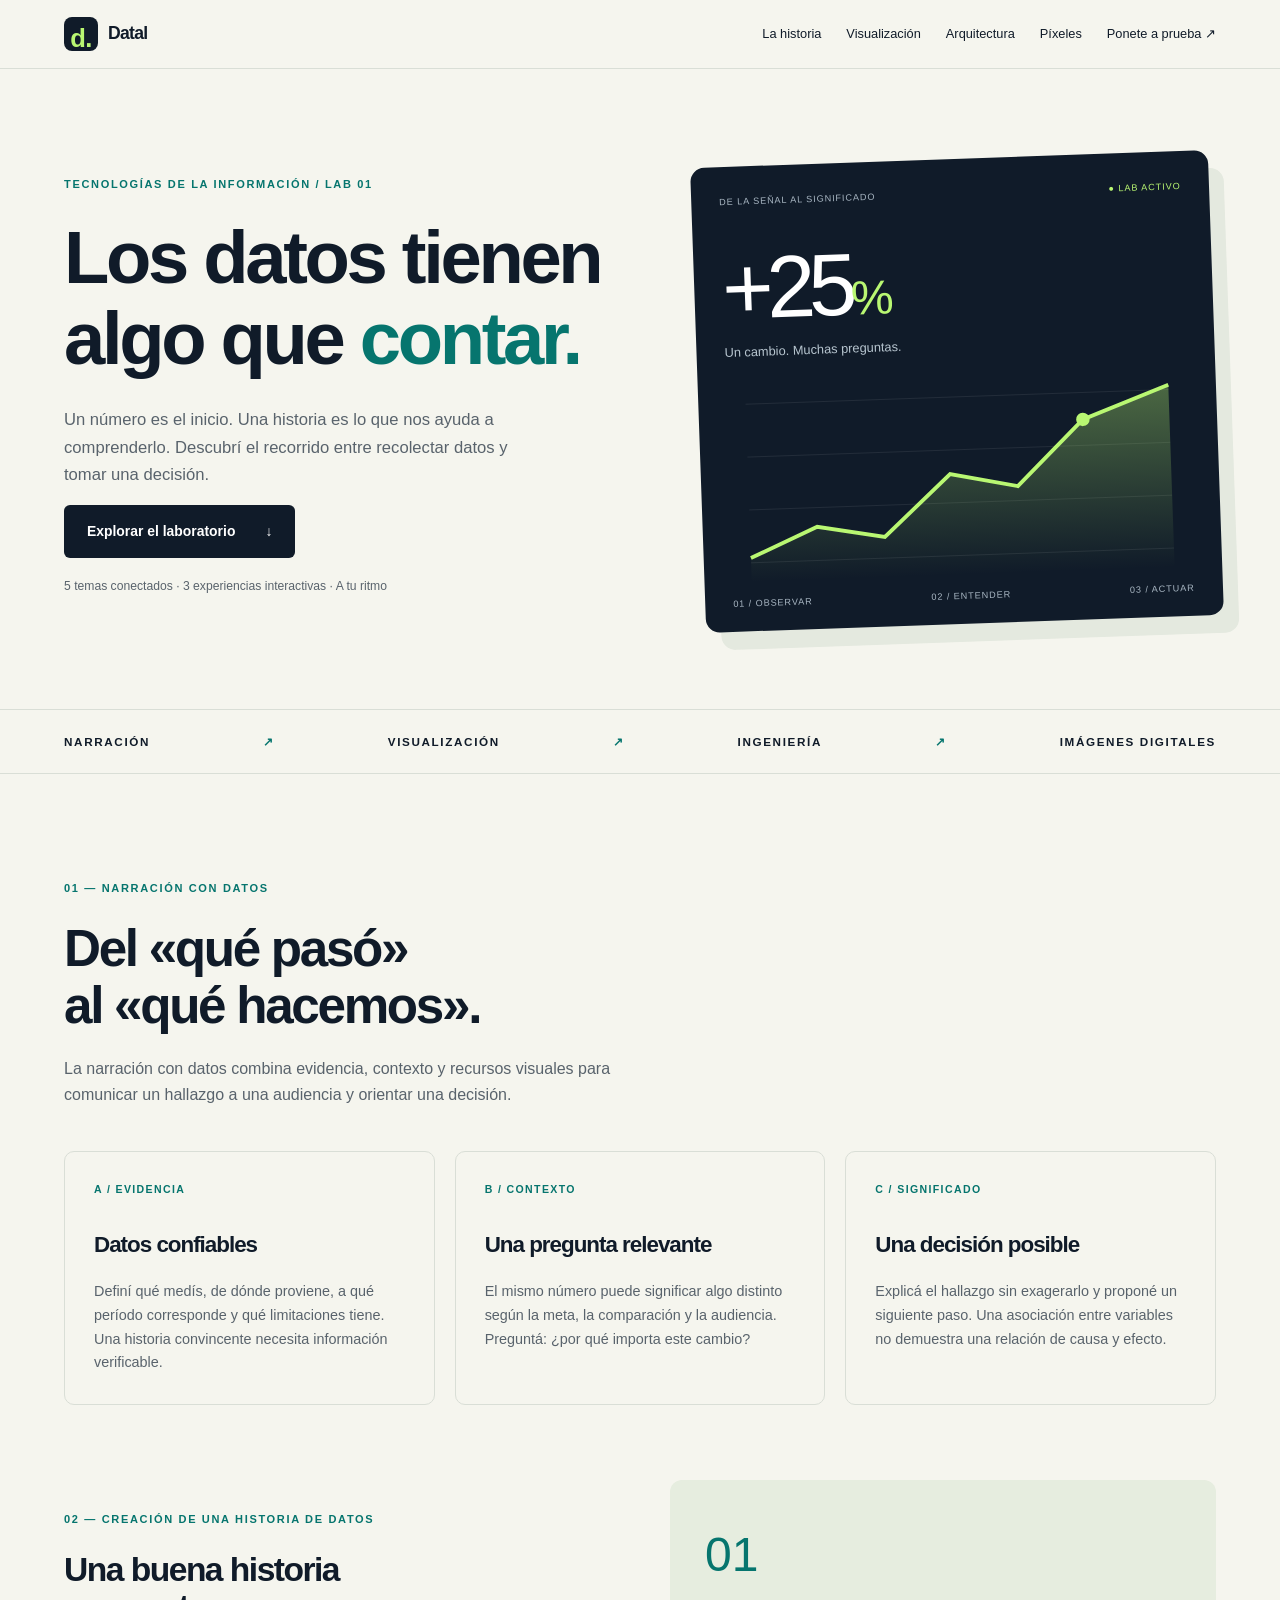
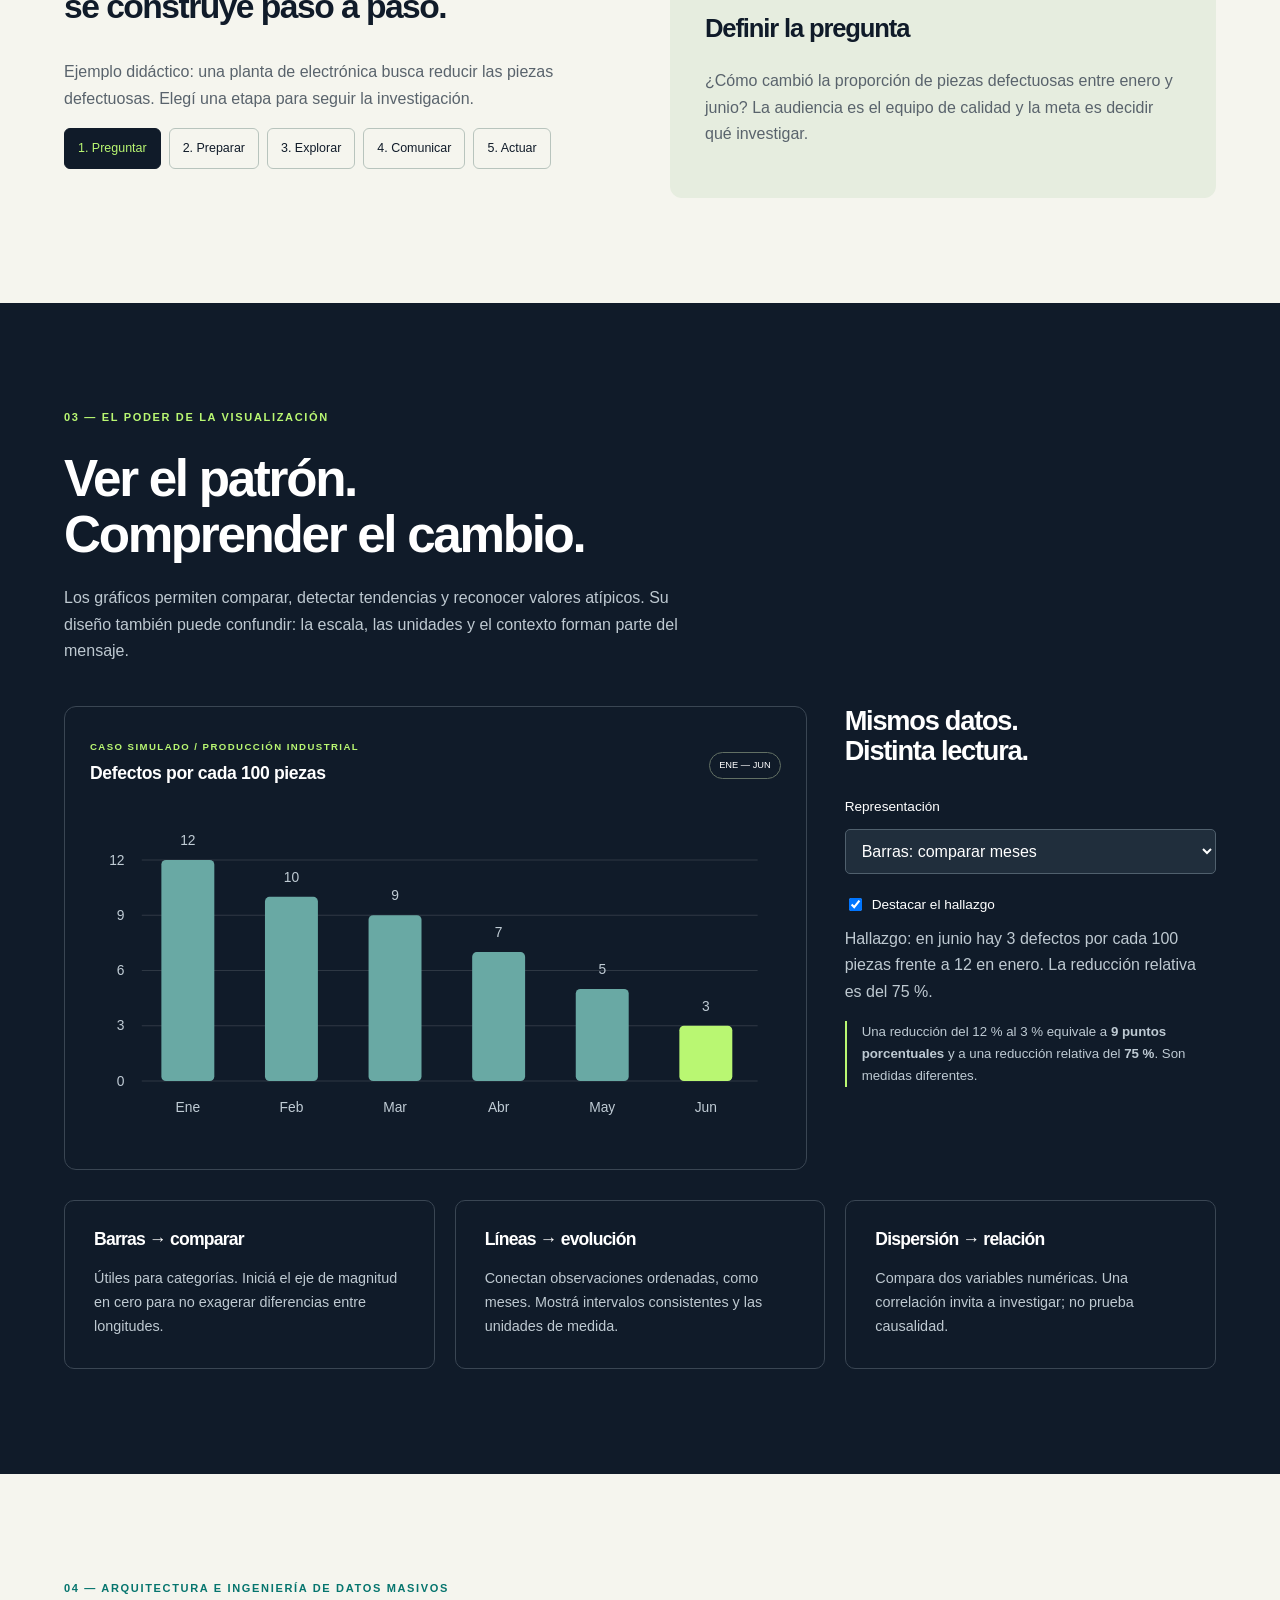
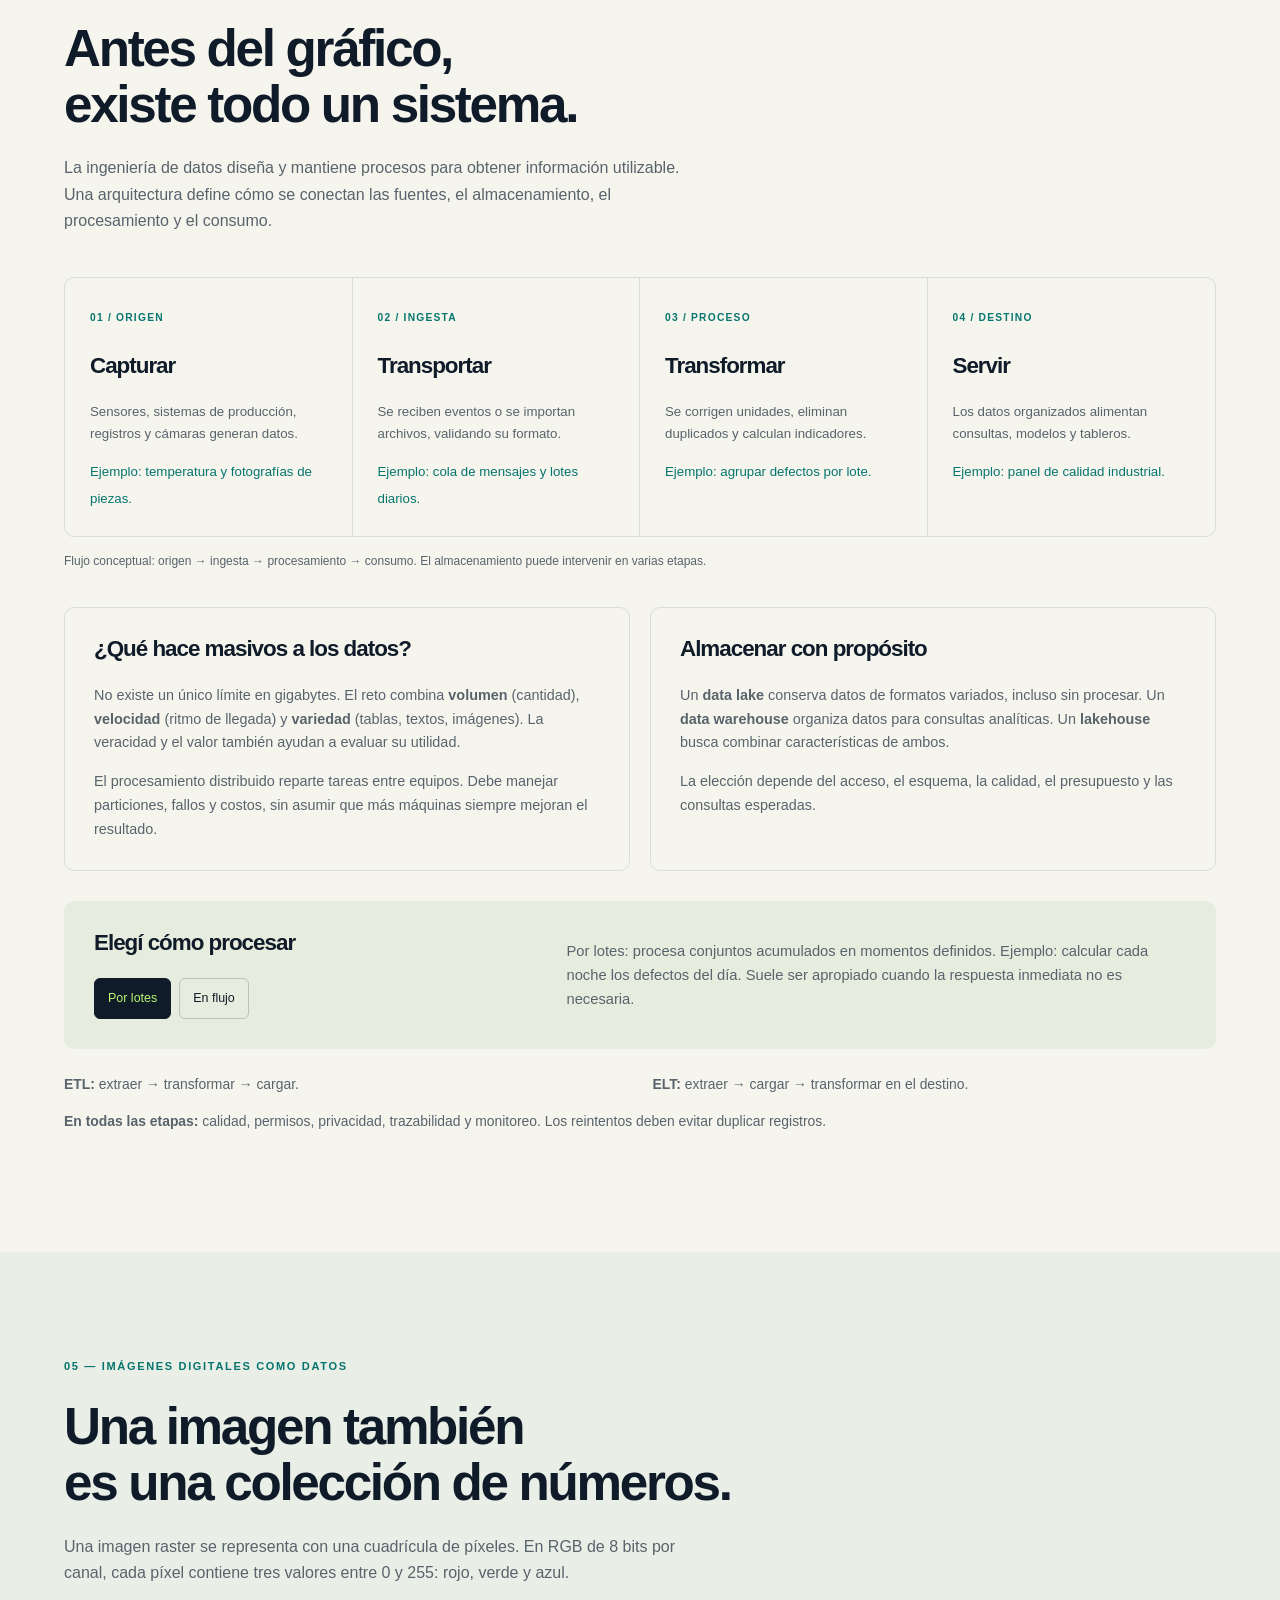
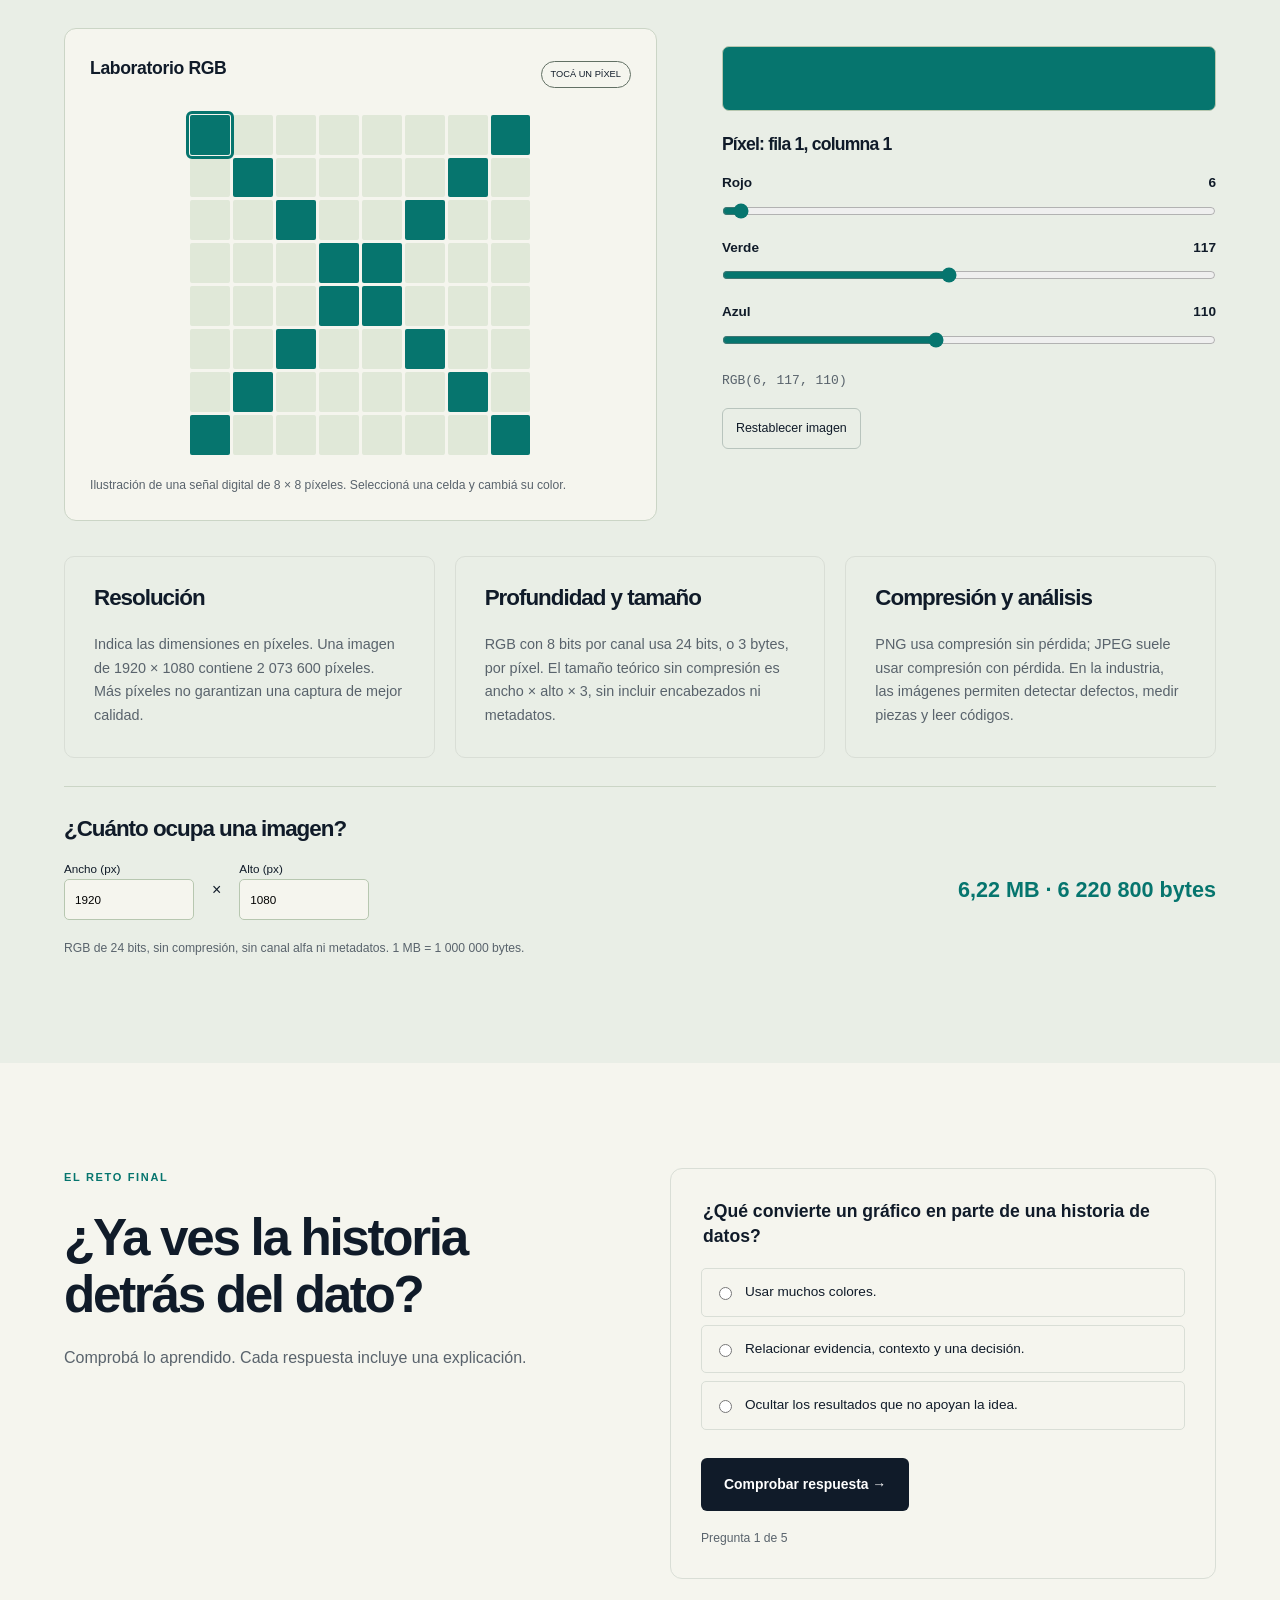
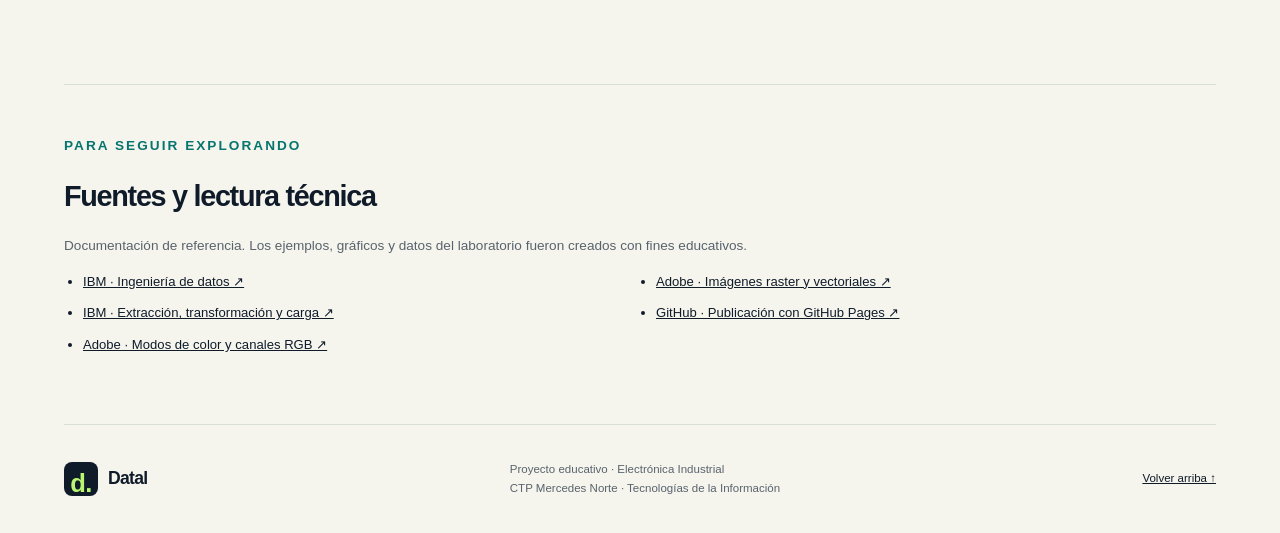
<file: index.html>
<!doctype html>
<html lang="es">
<head>
  <meta charset="utf-8"><meta name="viewport" content="width=device-width,initial-scale=1">
  <meta name="description" content="Explora la narración con datos, la visualización, la ingeniería de datos masivos y las imágenes digitales con laboratorios interactivos.">
  <meta name="theme-color" content="#101b29"><title>Datal · Laboratorio de datos</title>
  <link rel="stylesheet" href="styles.css"><script src="app.js" defer></script>
</head>
<body>
<a class="skip" href="#contenido">Saltar al contenido</a>
<header><a class="brand" href="#inicio"><span class="brand-icon">d.</span> Datal</a><button id="menu" aria-controls="navigation" aria-expanded="false" aria-label="Abrir navegación">☰</button><nav id="navigation" aria-label="Principal"><a href="#narracion">La historia</a><a href="#visualizacion">Visualización</a><a href="#arquitectura">Arquitectura</a><a href="#pixeles">Píxeles</a><a href="#reto">Ponete a prueba ↗</a></nav></header>
<main id="contenido">
<section class="hero wrap" id="inicio"><div><p class="eyebrow">TECNOLOGÍAS DE LA INFORMACIÓN / LAB 01</p><h1>Los datos tienen<br>algo que <em>contar.</em></h1><p class="lead">Un número es el inicio. Una historia es lo que nos ayuda a comprenderlo. Descubrí el recorrido entre recolectar datos y tomar una decisión.</p><a class="button" href="#narracion">Explorar el laboratorio <span>↓</span></a><p class="micro">5 temas conectados · 3 experiencias interactivas · A tu ritmo</p></div><div class="hero-art" aria-label="Representación artística de datos que se convierten en una tendencia"><div class="art-top"><span>DE LA SEÑAL AL SIGNIFICADO</span><span class="live">● LAB ACTIVO</span></div><div class="art-number">+25<span>%</span></div><p>Un cambio. Muchas preguntas.</p><svg viewBox="0 0 480 230" role="img" aria-label="Curva ilustrativa ascendente"><defs><linearGradient id="fill" x2="0" y2="1"><stop stop-color="#b9f772" stop-opacity=".35"/><stop offset="1" stop-color="#b9f772" stop-opacity="0"/></linearGradient></defs><path d="M20 195H460 M20 140H460 M20 85H460 M20 30H460" stroke="#ffffff15"/><path d="M20 190L90 160L160 173L230 110L300 125L370 58L460 25V215H20Z" fill="url(#fill)"/><path d="M20 190L90 160L160 173L230 110L300 125L370 58L460 25" fill="none" stroke="#b9f772" stroke-width="4"/><circle cx="370" cy="58" r="7" fill="#b9f772"/></svg><div class="art-bottom"><span>01 / OBSERVAR</span><span>02 / ENTENDER</span><span>03 / ACTUAR</span></div></div></section>
<div class="topic-strip"><div class="wrap">NARRACIÓN <span>↗</span> VISUALIZACIÓN <span>↗</span> INGENIERÍA <span>↗</span> IMÁGENES DIGITALES</div></div>
<section class="wrap section" id="narracion"><div class="section-title"><p class="eyebrow">01 — NARRACIÓN CON DATOS</p><h2>Del «qué pasó»<br>al «qué hacemos».</h2><p>La narración con datos combina evidencia, contexto y recursos visuales para comunicar un hallazgo a una audiencia y orientar una decisión.</p></div><div class="cards three"><article><span class="card-no">A / EVIDENCIA</span><h3>Datos confiables</h3><p>Definí qué medís, de dónde proviene, a qué período corresponde y qué limitaciones tiene. Una historia convincente necesita información verificable.</p></article><article><span class="card-no">B / CONTEXTO</span><h3>Una pregunta relevante</h3><p>El mismo número puede significar algo distinto según la meta, la comparación y la audiencia. Preguntá: ¿por qué importa este cambio?</p></article><article><span class="card-no">C / SIGNIFICADO</span><h3>Una decisión posible</h3><p>Explicá el hallazgo sin exagerarlo y proponé un siguiente paso. Una asociación entre variables no demuestra una relación de causa y efecto.</p></article></div>
<div class="story-builder"><div><p class="eyebrow">02 — CREACIÓN DE UNA HISTORIA DE DATOS</p><h3>Una buena historia<br>se construye paso a paso.</h3><p>Ejemplo didáctico: una planta de electrónica busca reducir las piezas defectuosas. Elegí una etapa para seguir la investigación.</p><div class="steps" role="group" aria-label="Etapas de una historia"><button data-step="0" aria-pressed="true">1. Preguntar</button><button data-step="1" aria-pressed="false">2. Preparar</button><button data-step="2" aria-pressed="false">3. Explorar</button><button data-step="3" aria-pressed="false">4. Comunicar</button><button data-step="4" aria-pressed="false">5. Actuar</button></div></div><article id="story-detail" aria-live="polite"></article></div></section>
<section class="dark section" id="visualizacion"><div class="wrap"><div class="section-title"><p class="eyebrow">03 — EL PODER DE LA VISUALIZACIÓN</p><h2>Ver el patrón.<br>Comprender el cambio.</h2><p>Los gráficos permiten comparar, detectar tendencias y reconocer valores atípicos. Su diseño también puede confundir: la escala, las unidades y el contexto forman parte del mensaje.</p></div><div class="chart-layout"><div class="chart-panel"><div class="panel-heading"><div><span class="eyebrow">CASO SIMULADO / PRODUCCIÓN INDUSTRIAL</span><h3 id="chart-title">Defectos por cada 100 piezas</h3></div><span class="tag">ENE — JUN</span></div><div class="chart" id="chart" role="img" aria-label="Gráfico de defectos por cada 100 piezas"></div></div><div class="chart-controls"><h3>Mismos datos.<br>Distinta lectura.</h3><label for="chart-type">Representación</label><select id="chart-type"><option value="bars">Barras: comparar meses</option><option value="line">Línea: observar la tendencia</option></select><label class="check"><input type="checkbox" id="highlight" checked> Destacar el hallazgo</label><p id="chart-insight" aria-live="polite"></p><div class="note">Una reducción del 12 % al 3 % equivale a <strong>9 puntos porcentuales</strong> y a una reducción relativa del <strong>75 %</strong>. Son medidas diferentes.</div></div></div><div class="cards three chart-guide"><article><h3>Barras → comparar</h3><p>Útiles para categorías. Iniciá el eje de magnitud en cero para no exagerar diferencias entre longitudes.</p></article><article><h3>Líneas → evolución</h3><p>Conectan observaciones ordenadas, como meses. Mostrá intervalos consistentes y las unidades de medida.</p></article><article><h3>Dispersión → relación</h3><p>Compara dos variables numéricas. Una correlación invita a investigar; no prueba causalidad.</p></article></div></div></section>
<section class="wrap section" id="arquitectura"><div class="section-title"><p class="eyebrow">04 — ARQUITECTURA E INGENIERÍA DE DATOS MASIVOS</p><h2>Antes del gráfico,<br>existe todo un sistema.</h2><p>La ingeniería de datos diseña y mantiene procesos para obtener información utilizable. Una arquitectura define cómo se conectan las fuentes, el almacenamiento, el procesamiento y el consumo.</p></div><div class="architecture"><article><span>01 / ORIGEN</span><h3>Capturar</h3><p>Sensores, sistemas de producción, registros y cámaras generan datos.</p><small>Ejemplo: temperatura y fotografías de piezas.</small></article><article><span>02 / INGESTA</span><h3>Transportar</h3><p>Se reciben eventos o se importan archivos, validando su formato.</p><small>Ejemplo: cola de mensajes y lotes diarios.</small></article><article><span>03 / PROCESO</span><h3>Transformar</h3><p>Se corrigen unidades, eliminan duplicados y calculan indicadores.</p><small>Ejemplo: agrupar defectos por lote.</small></article><article><span>04 / DESTINO</span><h3>Servir</h3><p>Los datos organizados alimentan consultas, modelos y tableros.</p><small>Ejemplo: panel de calidad industrial.</small></article></div><p class="flow-caption">Flujo conceptual: origen → ingesta → procesamiento → consumo. El almacenamiento puede intervenir en varias etapas.</p><div class="cards two"><article><h3>¿Qué hace masivos a los datos?</h3><p>No existe un único límite en gigabytes. El reto combina <strong>volumen</strong> (cantidad), <strong>velocidad</strong> (ritmo de llegada) y <strong>variedad</strong> (tablas, textos, imágenes). La veracidad y el valor también ayudan a evaluar su utilidad.</p><p>El procesamiento distribuido reparte tareas entre equipos. Debe manejar particiones, fallos y costos, sin asumir que más máquinas siempre mejoran el resultado.</p></article><article><h3>Almacenar con propósito</h3><p>Un <strong>data lake</strong> conserva datos de formatos variados, incluso sin procesar. Un <strong>data warehouse</strong> organiza datos para consultas analíticas. Un <strong>lakehouse</strong> busca combinar características de ambos.</p><p>La elección depende del acceso, el esquema, la calidad, el presupuesto y las consultas esperadas.</p></article></div><div class="mode-box"><div><h3>Elegí cómo procesar</h3><div class="steps"><button data-mode="batch" aria-pressed="true">Por lotes</button><button data-mode="stream" aria-pressed="false">En flujo</button></div></div><p id="mode-detail" aria-live="polite">Por lotes: procesa conjuntos acumulados en momentos definidos. Ejemplo: calcular cada noche los defectos del día. Suele ser apropiado cuando la respuesta inmediata no es necesaria.</p></div><div class="principles"><p><strong>ETL:</strong> extraer → transformar → cargar.</p><p><strong>ELT:</strong> extraer → cargar → transformar en el destino.</p><p><strong>En todas las etapas:</strong> calidad, permisos, privacidad, trazabilidad y monitoreo. Los reintentos deben evitar duplicar registros.</p></div></section>
<section class="pixel-section section" id="pixeles"><div class="wrap"><div class="section-title"><p class="eyebrow">05 — IMÁGENES DIGITALES COMO DATOS</p><h2>Una imagen también<br>es una colección de números.</h2><p>Una imagen raster se representa con una cuadrícula de píxeles. En RGB de 8 bits por canal, cada píxel contiene tres valores entre 0 y 255: rojo, verde y azul.</p></div><div class="pixel-layout"><div class="pixel-lab"><div class="panel-heading"><h3>Laboratorio RGB</h3><span class="tag">TOCÁ UN PÍXEL</span></div><div id="pixel-grid" aria-label="Cuadrícula de píxeles editable"></div><p class="micro">Ilustración de una señal digital de 8 × 8 píxeles. Seleccioná una celda y cambiá su color.</p></div><div class="pixel-controls"><div class="swatch" id="swatch"></div><h3 id="pixel-title">Píxel: fila 1, columna 1</h3><label for="red">Rojo <output id="red-value">0</output></label><input id="red" type="range" min="0" max="255" value="0"><label for="green">Verde <output id="green-value">0</output></label><input id="green" type="range" min="0" max="255" value="0"><label for="blue">Azul <output id="blue-value">0</output></label><input id="blue" type="range" min="0" max="255" value="0"><p><code id="rgb-value">RGB(0, 0, 0)</code></p><button class="outline" id="reset-pixels">Restablecer imagen</button></div></div><div class="cards three"><article><h3>Resolución</h3><p>Indica las dimensiones en píxeles. Una imagen de 1920 × 1080 contiene 2 073 600 píxeles. Más píxeles no garantizan una captura de mejor calidad.</p></article><article><h3>Profundidad y tamaño</h3><p>RGB con 8 bits por canal usa 24 bits, o 3 bytes, por píxel. El tamaño teórico sin compresión es ancho × alto × 3, sin incluir encabezados ni metadatos.</p></article><article><h3>Compresión y análisis</h3><p>PNG usa compresión sin pérdida; JPEG suele usar compresión con pérdida. En la industria, las imágenes permiten detectar defectos, medir piezas y leer códigos.</p></article></div><div class="calculator"><h3>¿Cuánto ocupa una imagen?</h3><label>Ancho (px)<input id="width" type="number" min="1" max="20000" value="1920"></label><span aria-hidden="true">×</span><label>Alto (px)<input id="height" type="number" min="1" max="20000" value="1080"></label><output id="image-size" aria-live="polite"></output><p class="micro">RGB de 24 bits, sin compresión, sin canal alfa ni metadatos. 1 MB = 1 000 000 bytes.</p></div></div></section>
<section class="wrap section" id="reto"><div class="quiz-layout"><div><p class="eyebrow">EL RETO FINAL</p><h2>¿Ya ves la historia<br>detrás del dato?</h2><p>Comprobá lo aprendido. Cada respuesta incluye una explicación.</p></div><form id="quiz"><fieldset><legend id="question"></legend><div id="answers"></div></fieldset><button class="button" type="submit" id="quiz-submit">Comprobar respuesta →</button><p id="feedback" aria-live="polite"></p><button type="button" class="outline" id="next" hidden>Siguiente pregunta →</button><p class="micro" id="quiz-progress"></p></form></div></section>
<section class="sources wrap"><p class="eyebrow">PARA SEGUIR EXPLORANDO</p><h2>Fuentes y lectura técnica</h2><p>Documentación de referencia. Los ejemplos, gráficos y datos del laboratorio fueron creados con fines educativos.</p><ul><li><a href="https://www.ibm.com/think/topics/data-engineering" target="_blank" rel="noopener noreferrer">IBM · Ingeniería de datos ↗</a></li><li><a href="https://www.ibm.com/think/topics/etl" target="_blank" rel="noopener noreferrer">IBM · Extracción, transformación y carga ↗</a></li><li><a href="https://helpx.adobe.com/photoshop/using/color-modes.html" target="_blank" rel="noopener noreferrer">Adobe · Modos de color y canales RGB ↗</a></li><li><a href="https://www.adobe.com/creativecloud/file-types/image/comparison/raster-vs-vector.html" target="_blank" rel="noopener noreferrer">Adobe · Imágenes raster y vectoriales ↗</a></li><li><a href="https://docs.github.com/en/pages/getting-started-with-github-pages/creating-a-github-pages-site" target="_blank" rel="noopener noreferrer">GitHub · Publicación con GitHub Pages ↗</a></li></ul></section>
</main><footer class="wrap"><a class="brand" href="#inicio"><span class="brand-icon">d.</span> Datal</a><p>Proyecto educativo · Electrónica Industrial<br>CTP Mercedes Norte · Tecnologías de la Información</p><a href="#inicio">Volver arriba ↑</a></footer>
</body></html>
</file>
<file: styles.css>
/* Design system: paper, dark ink, lime accents; all assets remain local. */
:root{--ink:#101b29;--paper:#f5f5ee;--muted:#59636c;--line:#d9ded6;--lime:#b9f772;--teal:#06756e}*{box-sizing:border-box}html{scroll-behavior:smooth;scroll-padding-top:95px}body{margin:0;background:var(--paper);color:var(--ink);font-family:Segoe UI,Arial,sans-serif;line-height:1.65}a{color:inherit}button,input,select{font:inherit}button,a,input,select{-webkit-tap-highlight-color:transparent}button{cursor:pointer}button:focus-visible,a:focus-visible,input:focus-visible,select:focus-visible{outline:3px solid #0a948a;outline-offset:4px}h1,h2,h3,p{margin-top:0}h1,h2,h3{line-height:1.1;letter-spacing:-.045em}h1{font-size:clamp(3rem,5.8vw,5.8rem);font-weight:650;margin-bottom:26px}h2{font-size:clamp(2.4rem,4vw,4rem);font-weight:600;margin-bottom:22px}h3{font-size:1.4rem;font-weight:650}p{color:var(--muted)}.wrap{width:min(1180px,90%);margin:auto}.section{padding-top:105px;padding-bottom:105px}.eyebrow{font-size:.69rem;letter-spacing:.15em;font-weight:750;color:var(--teal);margin-bottom:24px}.micro{font-size:.76rem}.skip{position:absolute;left:15px;top:-80px;background:white;padding:12px;z-index:100}.skip:focus{top:8px}header{position:sticky;top:0;z-index:10;background:#f5f5eef5;backdrop-filter:blur(16px);border-bottom:1px solid var(--line);padding:17px 5%;display:flex;justify-content:space-between;align-items:center;gap:20px}.brand{text-decoration:none;font-weight:750;font-size:1.1rem;letter-spacing:-.04em;display:flex;align-items:center;gap:10px}.brand-icon{display:inline-grid;place-items:center;width:34px;height:34px;background:var(--ink);color:var(--lime);font-size:1.6rem;border-radius:8px}nav{display:flex;gap:25px}nav a{font-size:.8rem;text-decoration:none}nav a:hover{color:var(--teal)}#menu{display:none}.hero{padding-top:90px;padding-bottom:85px;display:grid;grid-template-columns:1.1fr 1fr;gap:65px;align-items:center}.hero em{font-style:normal;color:var(--teal)}.lead{max-width:490px;font-size:1.04rem}.button{display:inline-flex;background:var(--ink);color:white;text-decoration:none;border:0;border-radius:6px;padding:15px 23px;align-items:center;gap:30px;font-weight:600;font-size:.87rem}.hero .micro{margin-top:18px}.hero-art{background:var(--ink);border-radius:14px;min-height:440px;padding:28px 28px 20px;color:white;box-shadow:15px 18px 0 #e4e9df;transform:rotate(-2deg)}.art-top,.art-bottom{display:flex;justify-content:space-between;gap:10px;font-size:.57rem;letter-spacing:.1em;color:#a9b7c3}.live{color:var(--lime)}.art-number{font-size:5.5rem;letter-spacing:-.08em;line-height:1.2;margin-top:26px}.art-number span{font-size:3rem;color:var(--lime)}.hero-art p{color:#b7c5cf;font-size:.8rem}.hero-art svg{width:100%;display:block}.hero-art small{display:block;font-size:.6rem;color:#a9b7c3;margin-top:13px}.topic-strip{border-block:1px solid var(--line);padding:22px 0;font-size:.73rem;font-weight:700;letter-spacing:.14em}.topic-strip .wrap{display:flex;justify-content:space-between;gap:15px}.topic-strip span{color:var(--teal)}.section-title{max-width:720px;margin-bottom:42px}.section-title>p:last-child{max-width:620px}.cards{display:grid;gap:20px}.three{grid-template-columns:repeat(3,1fr)}.two{grid-template-columns:repeat(2,1fr)}.cards article{border:1px solid var(--line);border-radius:10px;padding:29px}.cards p{font-size:.9rem;margin-bottom:0}.cards p+p{margin-top:15px}.card-no{display:block;font-size:.66rem;letter-spacing:.13em;color:var(--teal);font-weight:750;margin-bottom:35px}.story-builder{display:grid;grid-template-columns:1fr 1fr;gap:60px;margin-top:75px;align-items:center}.story-builder h3{font-size:2.1rem}.steps{display:flex;flex-wrap:wrap;gap:8px}.steps button,.outline{border:1px solid #b8c4bd;border-radius:6px;background:transparent;padding:9px 13px;font-size:.78rem;color:var(--ink)}.steps button[aria-pressed=true]{background:var(--ink);color:var(--lime);border-color:var(--ink)}#story-detail{padding:35px;background:#e6eddf;border-radius:12px;min-height:250px}#story-detail span{font-size:3rem;color:var(--teal);font-weight:300}#story-detail h3{font-size:1.6rem;margin-top:20px}.dark{background:var(--ink);color:white}.dark p{color:#bec9d1}.dark .eyebrow{color:var(--lime)}.chart-layout{display:grid;grid-template-columns:2fr 1fr;gap:38px}.chart-panel{border:1px solid #3a4653;border-radius:12px;padding:25px;min-width:0}.panel-heading{display:flex;justify-content:space-between;gap:15px;align-items:center}.panel-heading h3{font-size:1.1rem;margin:5px 0 16px;letter-spacing:-.02em}.panel-heading .eyebrow{font-size:.6rem}.tag{font-size:.58rem;border:1px solid #627064;border-radius:20px;padding:5px 9px;white-space:nowrap}.chart svg{width:100%;display:block}.chart text{fill:#c0ccd5;font-size:12px}.chart-controls h3{font-size:1.7rem;margin-bottom:30px}.chart-controls label{display:block;font-size:.85rem;margin-bottom:10px}.chart-controls select{width:100%;padding:12px;border-radius:5px;background:#202e3c;color:white;border:1px solid #50606d;margin-bottom:20px}.check{display:flex!important;align-items:center;gap:7px}.note{border-left:2px solid var(--lime);padding-left:15px;font-size:.83rem;color:#bdc9d2}.chart-guide{margin-top:30px}.dark .cards article{border-color:#3a4653}.chart-guide h3{font-size:1.1rem}table{width:100%;border-collapse:collapse;font-size:.61rem}th,td{padding:8px 3px;text-align:center;border-top:1px solid #394755}caption{caption-side:bottom;text-align:left;color:#bcc7cf;padding-top:14px;font-size:.65rem}.architecture{display:grid;grid-template-columns:repeat(4,1fr);border:1px solid var(--line);border-radius:10px;overflow:hidden}.architecture article{padding:25px;border-right:1px solid var(--line)}.architecture article:last-child{border:0}.architecture span{font-size:.64rem;letter-spacing:.12em;color:var(--teal);font-weight:700}.architecture h3{margin-top:25px}.architecture p,.architecture small{font-size:.83rem}.architecture small{color:var(--teal)}.flow-caption{font-size:.75rem;margin:15px 0 35px}.mode-box{display:grid;grid-template-columns:1fr 1.4fr;gap:30px;align-items:center;padding:30px;background:#e6eddf;border-radius:10px;margin-top:30px}.mode-box p{margin:0;font-size:.92rem}.principles{padding-top:24px;font-size:.87rem;display:grid;grid-template-columns:1fr 1fr;gap:0 25px}.principles p:last-child{grid-column:1/-1}.pixel-section{background:#e9eee6}.pixel-layout{display:grid;grid-template-columns:1.2fr 1fr;gap:65px;margin-bottom:35px}.pixel-lab{border-radius:12px;border:1px solid #cbd5c6;padding:25px;background:#f5f5ee}.pixel-lab .micro{margin:15px 0 0}#pixel-grid{display:grid;grid-template-columns:repeat(8,1fr);max-width:340px;margin:20px auto;gap:3px}#pixel-grid button{aspect-ratio:1;border:0;padding:0;border-radius:2px}#pixel-grid button[aria-pressed=true]{outline:3px solid #06756e;outline-offset:1px;z-index:1}.pixel-controls{padding:18px 0}.swatch{height:65px;border-radius:7px;border:1px solid #b7c7b0;margin-bottom:24px}.pixel-controls label{display:flex;justify-content:space-between;font-size:.85rem;font-weight:600}.pixel-controls input[type=range]{width:100%;margin:8px 0 18px;accent-color:var(--teal)}.pixel-controls h3{font-size:1.1rem}.calculator{margin-top:28px;border-top:1px solid #cbd5c6;padding-top:30px;display:flex;flex-wrap:wrap;gap:18px;align-items:center}.calculator h3{width:100%;margin-bottom:0}.calculator label{font-size:.73rem}.calculator input{display:block;width:130px;padding:10px;border:1px solid #b7c7b0;border-radius:5px;background:var(--paper)}.calculator output{font-size:1.35rem;font-weight:700;color:var(--teal);margin-left:auto}.calculator .micro{width:100%;margin:0}.quiz-layout{display:grid;grid-template-columns:1fr 1fr;gap:60px}#quiz{border:1px solid var(--line);border-radius:12px;padding:30px}fieldset{border:0;padding:0;margin:0 0 20px}legend{font-weight:650;font-size:1.1rem;margin-bottom:20px;line-height:1.4}#answers label{display:flex;align-items:center;gap:10px;padding:12px;border:1px solid var(--line);border-radius:5px;margin-bottom:8px;font-size:.85rem}#answers input{accent-color:var(--teal)}#feedback{font-size:.9rem;margin:17px 0}#quiz-progress{margin:15px 0 0}button:disabled{opacity:.55;cursor:default}[hidden]{display:none!important}.sources{border-top:1px solid var(--line);padding-top:50px;padding-bottom:55px}.sources h2{font-size:1.8rem}.sources p{font-size:.85rem}.sources ul{padding-left:19px;columns:2;font-size:.82rem}.sources li{margin-bottom:10px}footer{border-top:1px solid var(--line);padding-top:35px;padding-bottom:35px;display:flex;align-items:center;justify-content:space-between;gap:20px}footer p,footer>a:last-child{font-size:.72rem;margin:0} @media(max-width:900px){nav{gap:13px}nav a{font-size:.7rem}.hero{gap:30px}.hero-art{min-height:380px;padding:22px}.art-number{font-size:4.5rem}.chart-layout{grid-template-columns:1fr}.chart-controls{display:grid;grid-template-columns:1fr 1fr;gap:15px}.chart-controls h3{grid-column:1/-1;margin-bottom:0}.chart-controls select{grid-column:1/-1;margin:0}.chart-controls .note{grid-column:1/-1}.architecture{grid-template-columns:repeat(2,1fr)}.architecture article{border-bottom:1px solid var(--line)}.story-builder,.pixel-layout,.quiz-layout{gap:30px}.cards article{padding:21px}}
@media(max-width:650px){header{padding-block:12px}#menu{display:block;background:none;border:1px solid var(--line);border-radius:5px;padding:3px 10px}nav{display:none;position:absolute;top:60px;left:0;right:0;background:var(--paper);border-bottom:1px solid var(--line);padding:20px 5%}nav.open{display:flex;flex-direction:column}nav a{font-size:.9rem;padding:5px}.hero{grid-template-columns:1fr;padding-top:50px;padding-bottom:55px;gap:35px}.hero-art{transform:none;min-height:0;box-shadow:8px 8px 0 #e4e9df}.hero-art svg{max-height:210px}.hero .eyebrow{font-size:.6rem}.topic-strip .wrap{font-size:.57rem;letter-spacing:.03em;flex-wrap:wrap}.section{padding-block:65px}.three,.two,.story-builder,.pixel-layout,.quiz-layout,.mode-box{grid-template-columns:1fr}.story-builder{margin-top:45px}h1{font-size:3.4rem}.section-title{margin-bottom:30px}.cards{gap:14px}.card-no{margin-bottom:20px}.architecture article{padding:18px}.architecture h3{font-size:1.15rem}.chart-panel{padding:14px}.panel-heading{align-items:flex-start}.tag{font-size:.5rem}.chart-controls{display:block}.chart-controls h3{margin:10px 0 20px}.chart-controls label{margin-top:15px}.principles{grid-template-columns:1fr}.calculator output{margin:0;width:100%;font-size:1.1rem}.sources ul{columns:1}footer{align-items:flex-start;flex-direction:column}.pixel-layout{gap:15px}.pixel-controls{padding:15px}#quiz{padding:22px}table{font-size:.55rem}}
@media(prefers-reduced-motion:reduce){html{scroll-behavior:auto}*{animation:none!important;transition:none!important}}
</file>
